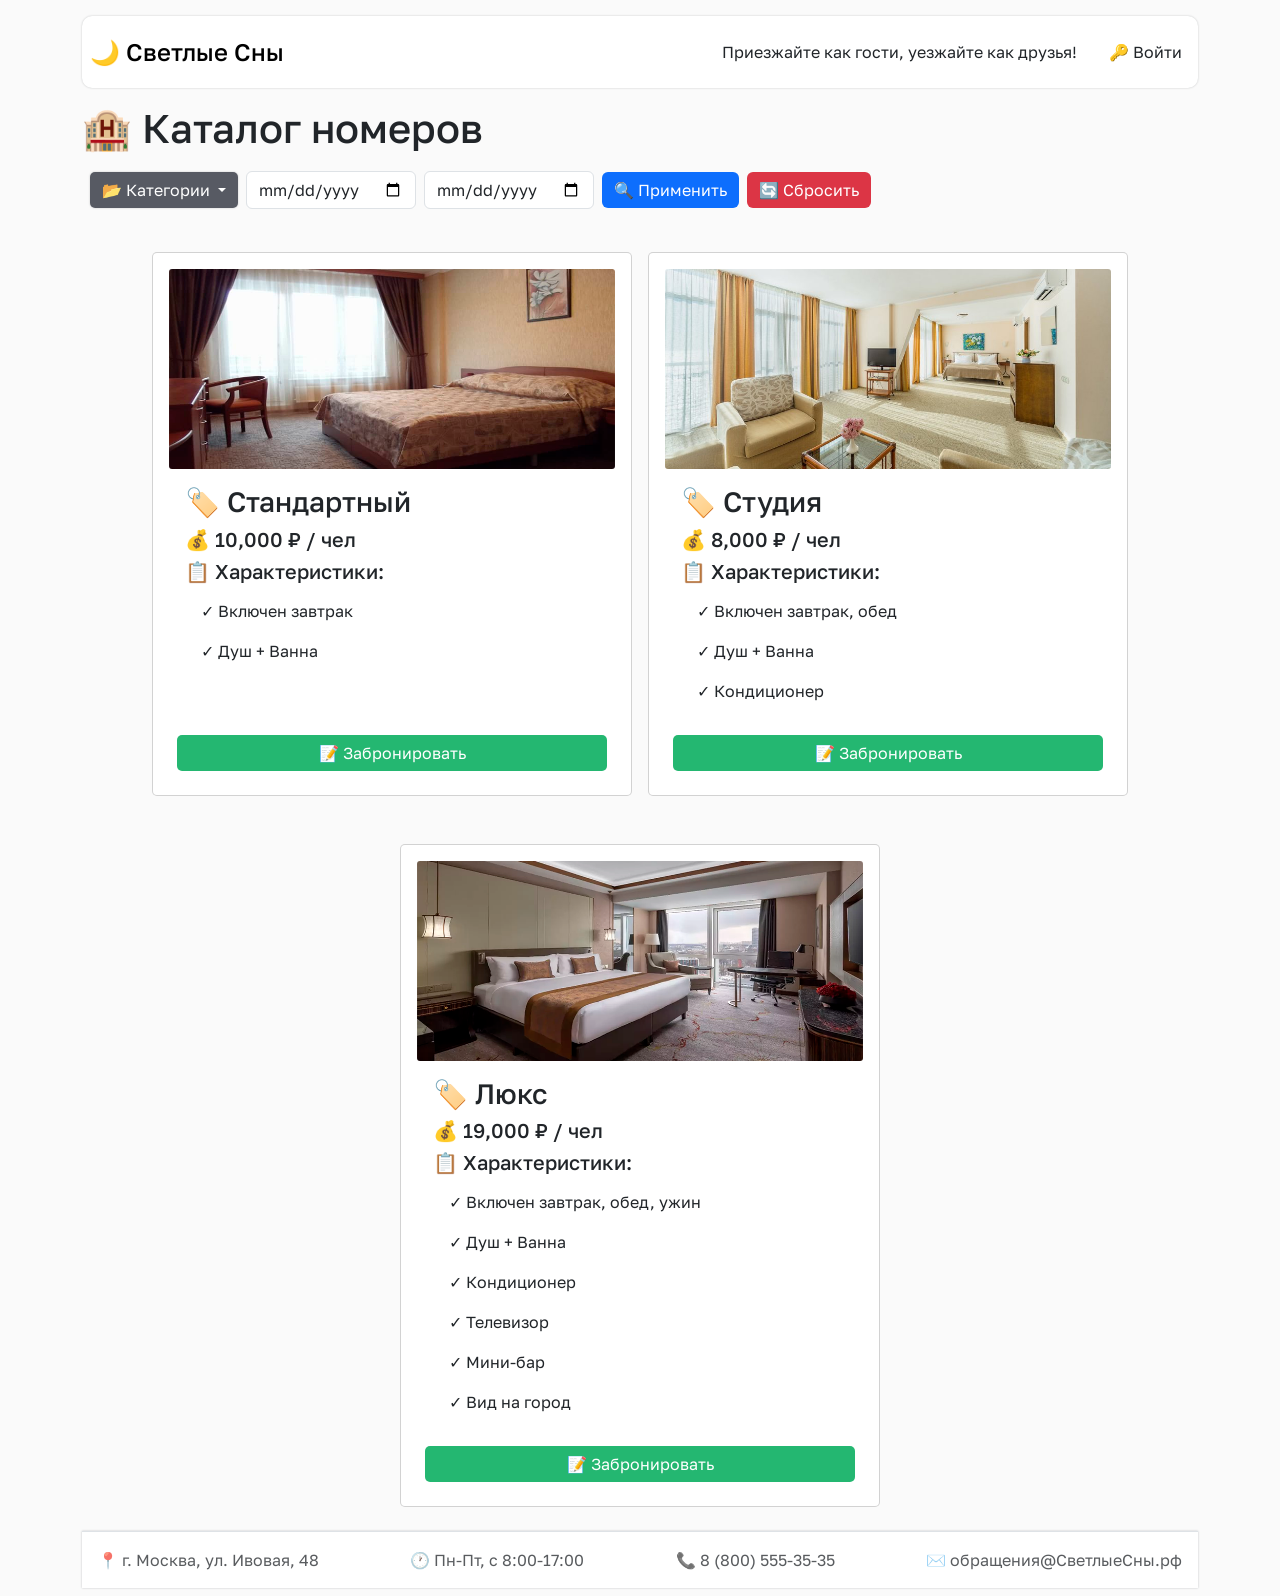
<file: index.html>
<!doctype html>
<html lang="ru">
<head>
    <meta charset="UTF-8">
    <meta name="viewport" content="width=device-width, user-scalable=no, initial-scale=1.0, maximum-scale=1.0, minimum-scale=1.0">
    <meta http-equiv="X-UA-Compatible" content="ie=edge">
    <link rel="stylesheet" href="css/bootstrap.min.css">
    <link rel="stylesheet" href="css/index.css">
    <title>Светлые Сны - Гостиница</title>
    <style>
        /* Дополнительные стили для SPA */
        .page {
            display: none;
            animation: fadeIn 0.3s ease-in-out;
        }
        .page.active {
            display: block;
        }
        @keyframes fadeIn {
            from { opacity: 0; transform: translateY(10px); }
            to { opacity: 1; transform: translateY(0); }
        }
        .card {
            width: 100%;
            max-width: 30rem;
            margin: 1rem 0;
        }
        .pagination-wrapper {
            width: 100%;
        }
        .filter-container form {
            padding: 0.5rem;
            background: transparent;
            box-shadow: none;
            margin: 0;
        }
        .rooms-container {
            display: flex;
            flex-wrap: wrap;
            justify-content: center;
            gap: 1rem;
        }
        .rooms-container .card {
            flex: 0 1 30rem;
        }
        .toast-container {
            position: fixed;
            top: 20px;
            right: 20px;
            z-index: 9999;
        }
        @media (max-width: 768px) {
            .rooms-container .card {
                flex: 0 1 100%;
            }
            .filter-container form {
                flex-direction: column;
                align-items: stretch !important;
            }
            .filter-container form .btn {
                width: 100%;
            }
        }
    </style>
</head>
<body class="container">
    <!-- Toast контейнер для уведомлений -->
    <div class="toast-container"></div>

    <!-- ========== HEADER ========== -->
    <header class="d-flex flex-wrap justify-content-center py-3">
        <a href="#catalog" class="d-flex align-items-center mb-3 mb-md-0 me-md-auto link-body-emphasis text-decoration-none">
            <span class="fs-4 mx-2 fw-medium">🌙 Светлые Сны</span>
        </a>
        <ul class="nav" id="mainNav">
            <li class="nav-item"><a href="#" class="nav-link">Приезжайте как гости, уезжайте как друзья!</a></li>
        </ul>
    </header>

    <!-- ========== MAIN ========== -->
    <main>
        <!-- ===== СТРАНИЦА КАТАЛОГА ===== -->
        <div id="page-catalog" class="page active">
            <div class="d-flex justify-content-between flex-wrap align-items-center mb-3">
                <h1>🏨 Каталог номеров</h1>
                <div class="filter-container w-100 w-md-auto"></div>
            </div>
            <div class="rooms-container"></div>
        </div>

        <!-- ===== СТРАНИЦА БРОНИРОВАНИЯ ===== -->
        <div id="page-order" class="page">
            <div class="order-container"></div>
        </div>

        <!-- ===== СТРАНИЦА АДМИНИСТРАТОРА ===== -->
        <div id="page-admin" class="page">
            <div class="admin-container"></div>
        </div>

        <!-- ===== СТРАНИЦА ВХОДА ===== -->
        <div id="page-login" class="page">
            <div class="login-container"></div>
        </div>
    </main>

    <!-- ========== FOOTER ========== -->
    <footer class="py-2 my-2 border-top">
        <ul class="nav justify-content-between align-items-center flex-wrap">
            <li class="nav-item"><a href="#" class="nav-link text-body-secondary">📍 г. Москва, ул. Ивовая, 48</a></li>
            <li class="nav-item"><a href="#" class="nav-link text-body-secondary">🕐 Пн-Пт, с 8:00-17:00</a></li>
            <li class="nav-item"><a href="tel:88005553535" class="nav-link text-body-secondary">📞 8 (800) 555-35-35</a></li>
            <li class="nav-item"><a href="mailto:обращения@СветлыеСны.рф" class="nav-link text-body-secondary">✉️ обращения@СветлыеСны.рф</a></li>
        </ul>
    </footer>

    <!-- ========== SCRIPTS ========== -->
    <script src="js/bootstrap.bundle.min.js"></script>
    <script src="js/jquery-3.7.1.slim.min.js"></script>
    <script src="js/jquery.inputmask.min.js"></script>
    <script src="js/app.js"></script>
</body>
</html>
</file>
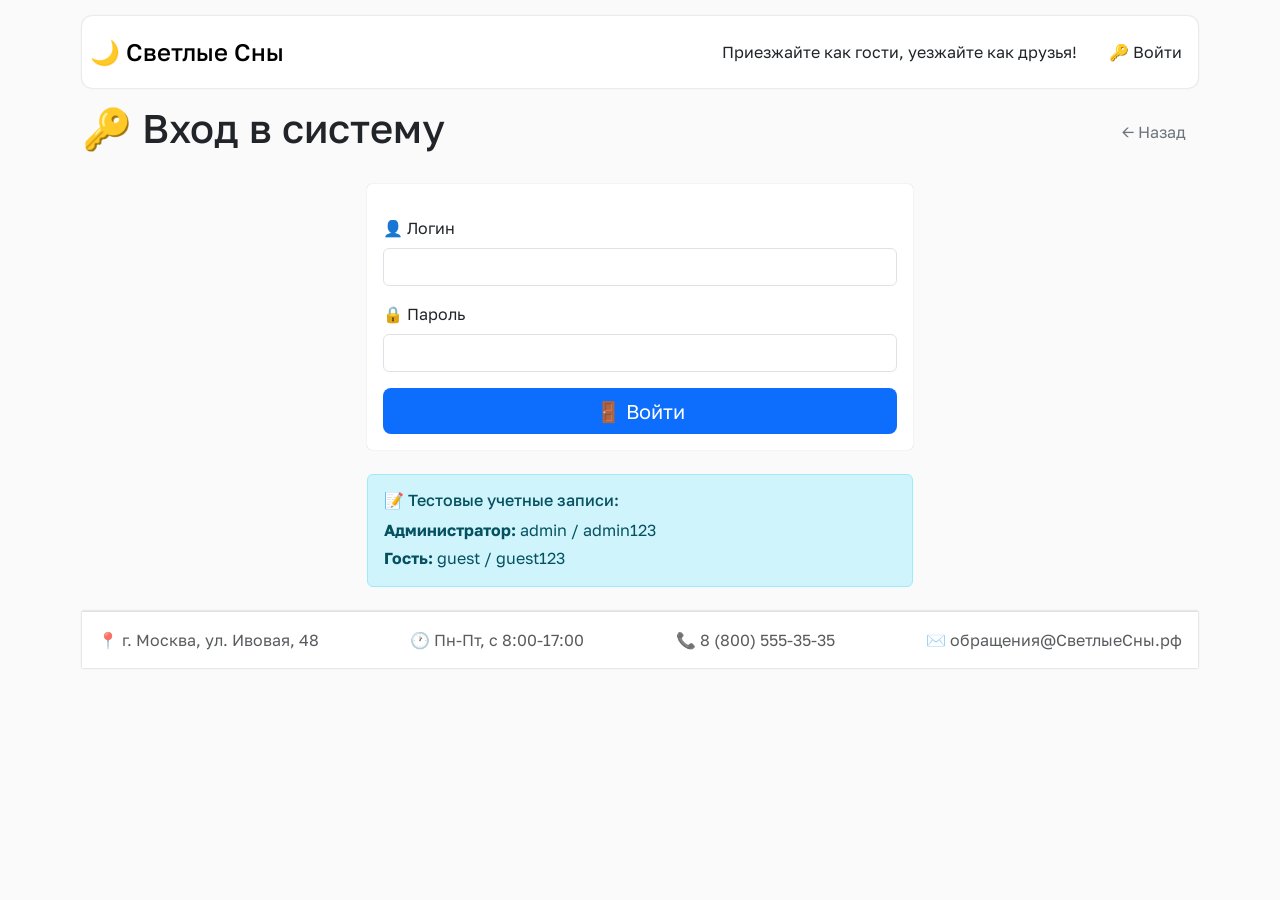
<file: admin.html>
<!doctype html>
<html lang="ru">
<head>
    <meta charset="UTF-8">
    <meta name="viewport" content="width=device-width, initial-scale=1.0">
    <meta http-equiv="refresh" content="0; url=index.html#admin">
    <title>Перенаправление...</title>
    <script>
        window.location.href = 'index.html#admin';
    </script>
</head>
<body>
    <p>Перенаправление в панель администратора... <a href="index.html#admin">Нажмите здесь</a></p>
</body>
</html>
</file>
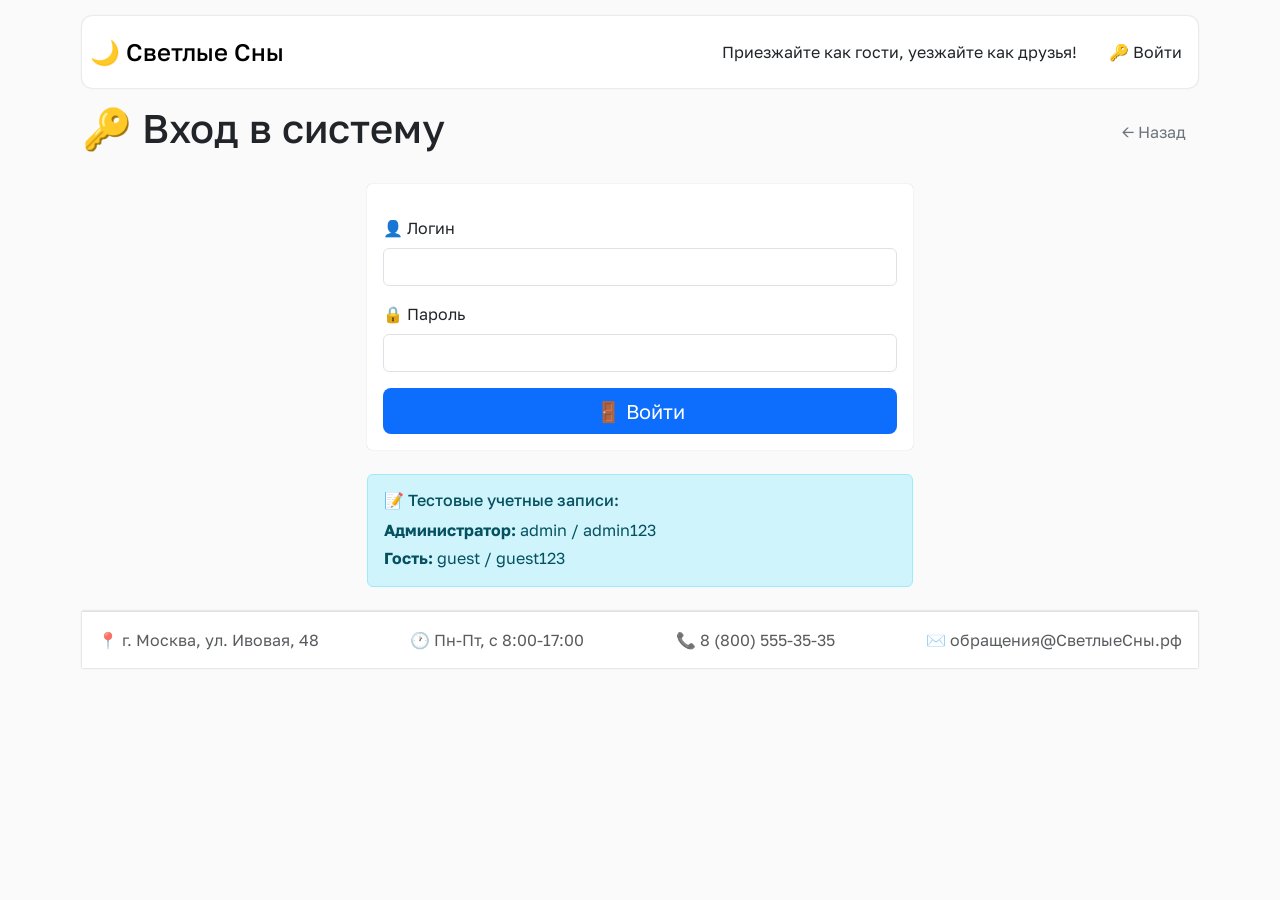
<file: login.html>
<!doctype html>
<html lang="ru">
<head>
    <meta charset="UTF-8">
    <meta name="viewport" content="width=device-width, initial-scale=1.0">
    <meta http-equiv="refresh" content="0; url=index.html#login">
    <title>Перенаправление...</title>
    <script>
        window.location.href = 'index.html#login';
    </script>
</head>
<body>
    <p>Перенаправление на страницу входа... <a href="index.html#login">Нажмите здесь</a></p>
</body>
</html>
</file>
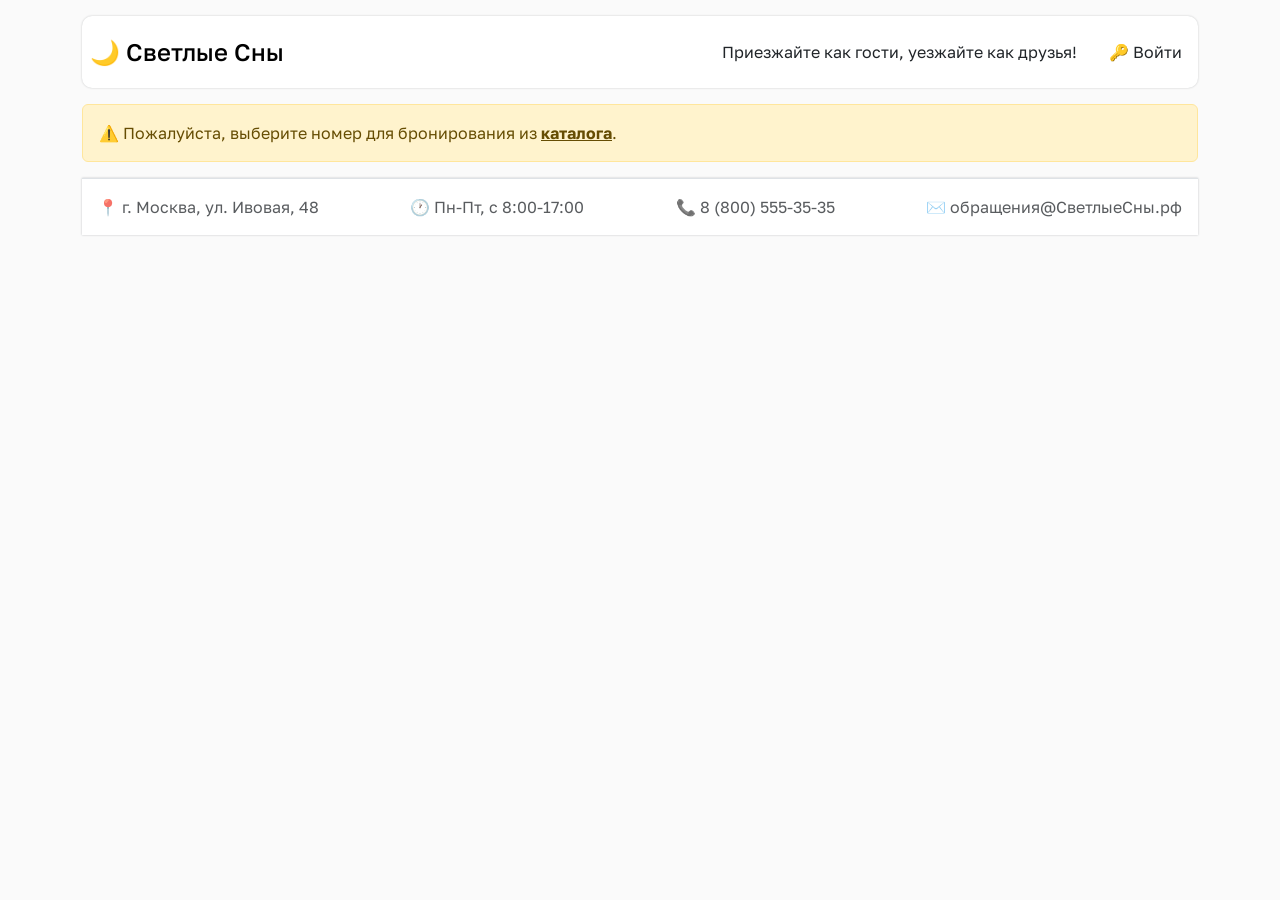
<file: order.html>
<!doctype html>
<html lang="ru">
<head>
    <meta charset="UTF-8">
    <meta name="viewport" content="width=device-width, initial-scale=1.0">
    <meta http-equiv="refresh" content="0; url=index.html#order">
    <title>Перенаправление...</title>
    <script>
        // Получаем параметры из URL
        const params = new URLSearchParams(window.location.search);
        const roomId = params.get('room_id');
        let url = 'index.html#order';
        if (roomId) {
            url += '?room_id=' + roomId;
        }
        window.location.href = url;
    </script>
</head>
<body>
    <p>Перенаправление на страницу бронирования... <a href="index.html#order">Нажмите здесь</a></p>
</body>
</html>
</file>
<file: css/index.css>
@font-face {
    src: url("../fonts/GolosText-Regular.ttf");
    font-family: "Golos";
    font-weight: normal;
}

@font-face {
    src: url("../fonts/GolosText-Medium.ttf");
    font-family: "Golos";
    font-weight: 500;
}

@font-face {
    src: url("../fonts/GolosText-Bold.ttf");
    font-family: "Golos";
    font-weight: bold;
}

body {
    background: #FAFAFA;
    color: #212529;
    font-size: 16px;
    font-family: "Golos", sans-serif;
}

header {
    margin: 1rem 0;
    border-radius: 10px;
    box-shadow: 0 0 2px 0 rgba(33, 37, 41, 0.25);
    background: rgb(255, 255, 255);
}

footer{
    box-shadow: 0 0 2px 0 rgba(33, 37, 41, 0.25);
    background: rgb(255, 255, 255);
}

.nav-link {
    color: #212529;
}

.card {
    padding: 1rem;
    max-width: 30rem;
    max-height: 45rem;
    border-radius: 5px;
    box-shadow: 0 0 1px 0 rgba(33, 37, 41, 0.02);
    background: rgb(255, 255, 255);
    margin: 1rem 0;
    transition: all .3s ease-in-out;


    .card-img-top {
        border-radius: 3px;
        transition: all .3s ease-in-out;
    }

    &:hover {
        transform: translateY(-5px);
        transition: all .3s ease-in-out;
    }
}

.list-group-item:first-child, .list-group-item:last-child {
    border-bottom-left-radius: 0;
    border-bottom-right-radius: 0;
}

.list-group, .list-group-item {
    border: none;
    transition: all .3s ease-in-out;

    &:hover {
        cursor: pointer;
        transition: all .3s ease-in-out;
        background: rgb(241, 241, 241);
        transform: translateY(-3px);
    }
}

.btn {
    border: none;
}

.btn-success {
    border-radius: 5px;
    background: rgb(36, 183, 113);

    &:hover {
        color: #ffffff;
        background-color: rgb(36, 183, 113);
        box-shadow: 0 0 2px 0 rgba(36, 183, 113, 0.25);
        border-color: #24B771FF;
    }
}

.alert-success{
    color: #ffffff;
    background-color: #24B771FF;
    box-shadow: 0 0 2px 0 rgba(36, 183, 113, 0.25);
    border-color: #24B771FF;
}

.btn-secondary {
    border-radius: 5px;

    box-shadow: 0 0 2px 0 rgba(33, 37, 41, 0.25);
    background: rgba(33, 37, 48, 0.75);
}

.dropdown-menu.show {
    border: none;
    box-shadow: 0 0 2px 0 rgba(33, 37, 41, 0.25);
    width: 10.5rem;
    margin: 0.5rem 0 !important;
}

.dropdown-item {
    border: none;

    &:active {
        box-shadow: 0 0 2px 0 rgba(33, 37, 41, 0.25);
        color: #ffffff;
        background: #007AFFFF;
    }
}

form{
    padding: 1rem;
    border-radius: 5px;
    box-shadow: 0 0 1px 0 rgba(33, 37, 41, 0.25);
    background: rgb(255, 255, 255);
    margin: 1rem 0;
    transition: all .3s ease-in-out;
}
</file>
